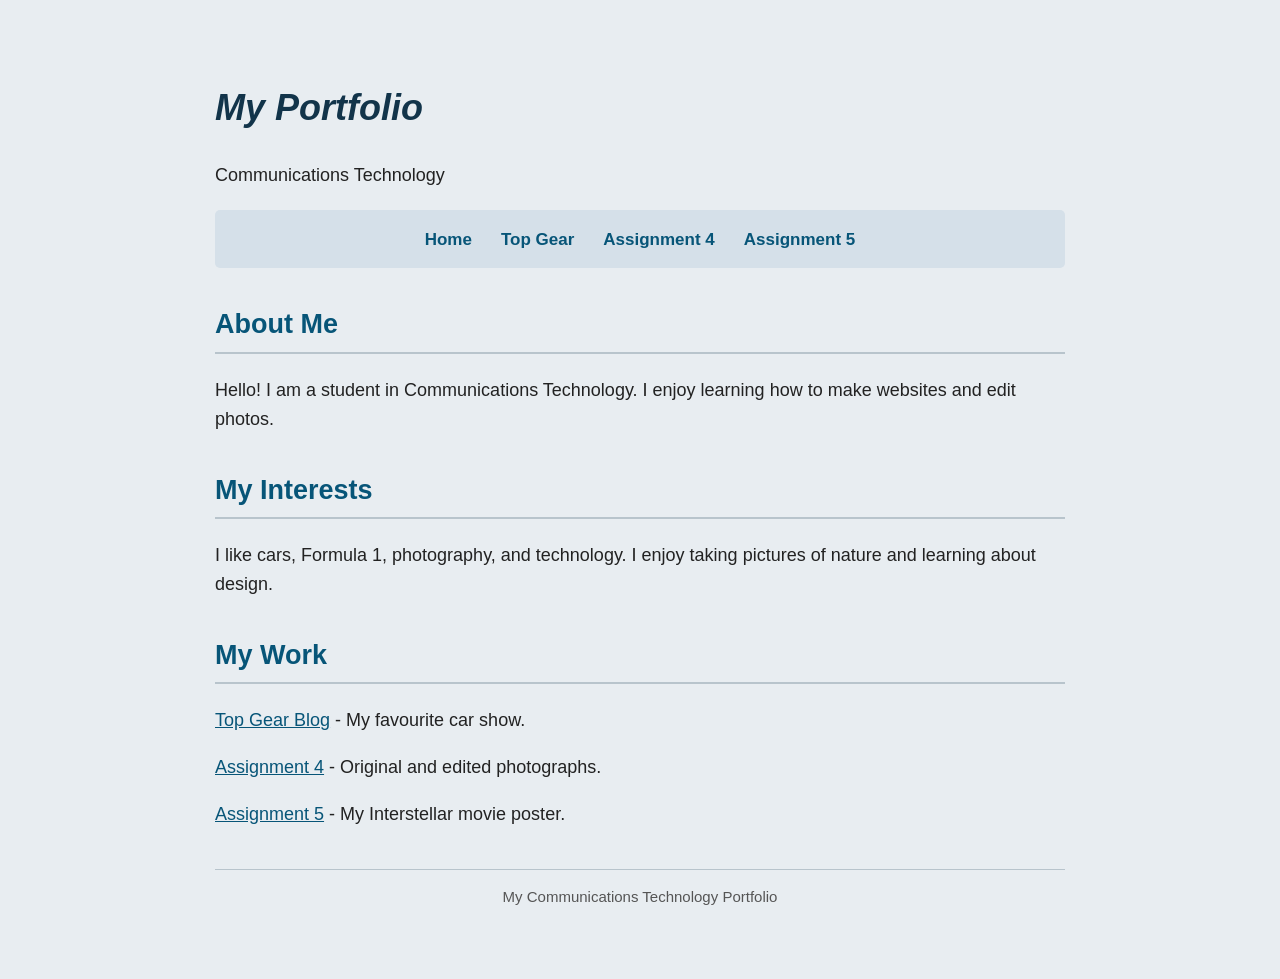
<file: index.html>
<!DOCTYPE html>
<html lang="en">
<head>
    <meta charset="UTF-8">
    <title>My Portfolio</title>
    <link rel="stylesheet" href="styles.css">
</head>
<body>

<header>
    <h1>My Portfolio</h1>
    <p>Communications Technology</p>
</header>

<nav>
    <a href="Main.html">Home</a>
    <a href="TopGear.html">Top Gear</a>
    <a href="assignment4.html">Assignment 4</a>
    <a href="assignment5.html">Assignment 5</a>
</nav>

<main>
    <h2>About Me</h2>
    <p>Hello! I am a student in Communications Technology.
    I enjoy learning how to make websites and edit photos.</p>

    <h2>My Interests</h2>
    <p>I like cars, Formula 1, photography, and technology.
    I enjoy taking pictures of nature and learning about design.</p>

    <h2>My Work</h2>
    <p><a href="TopGear.html">Top Gear Blog</a> - My favourite car show.</p>
    <p><a href="assignment4.html">Assignment 4</a> - Original and edited photographs.</p>
    <p><a href="assignment5.html">Assignment 5</a> - My Interstellar movie poster.</p>
</main>

<footer>My Communications Technology Portfolio</footer>

</body>
</html>
</file>
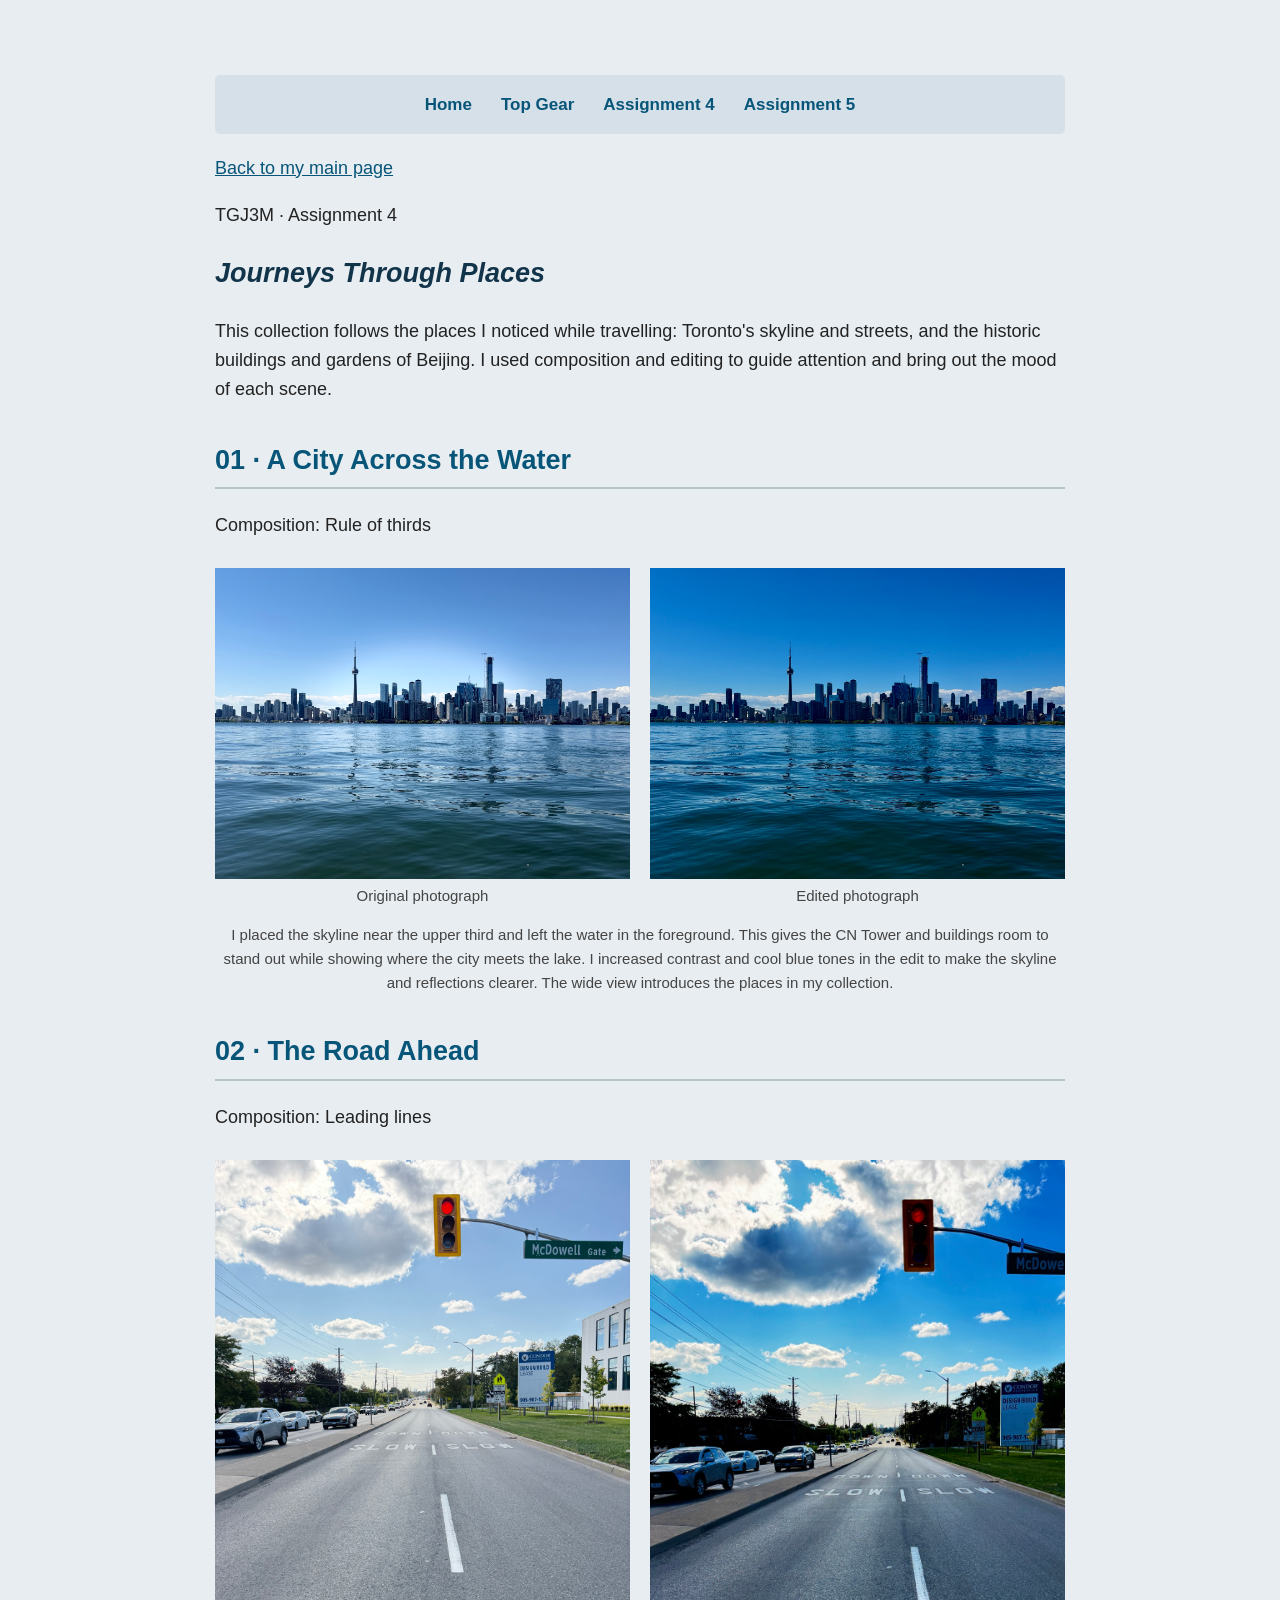
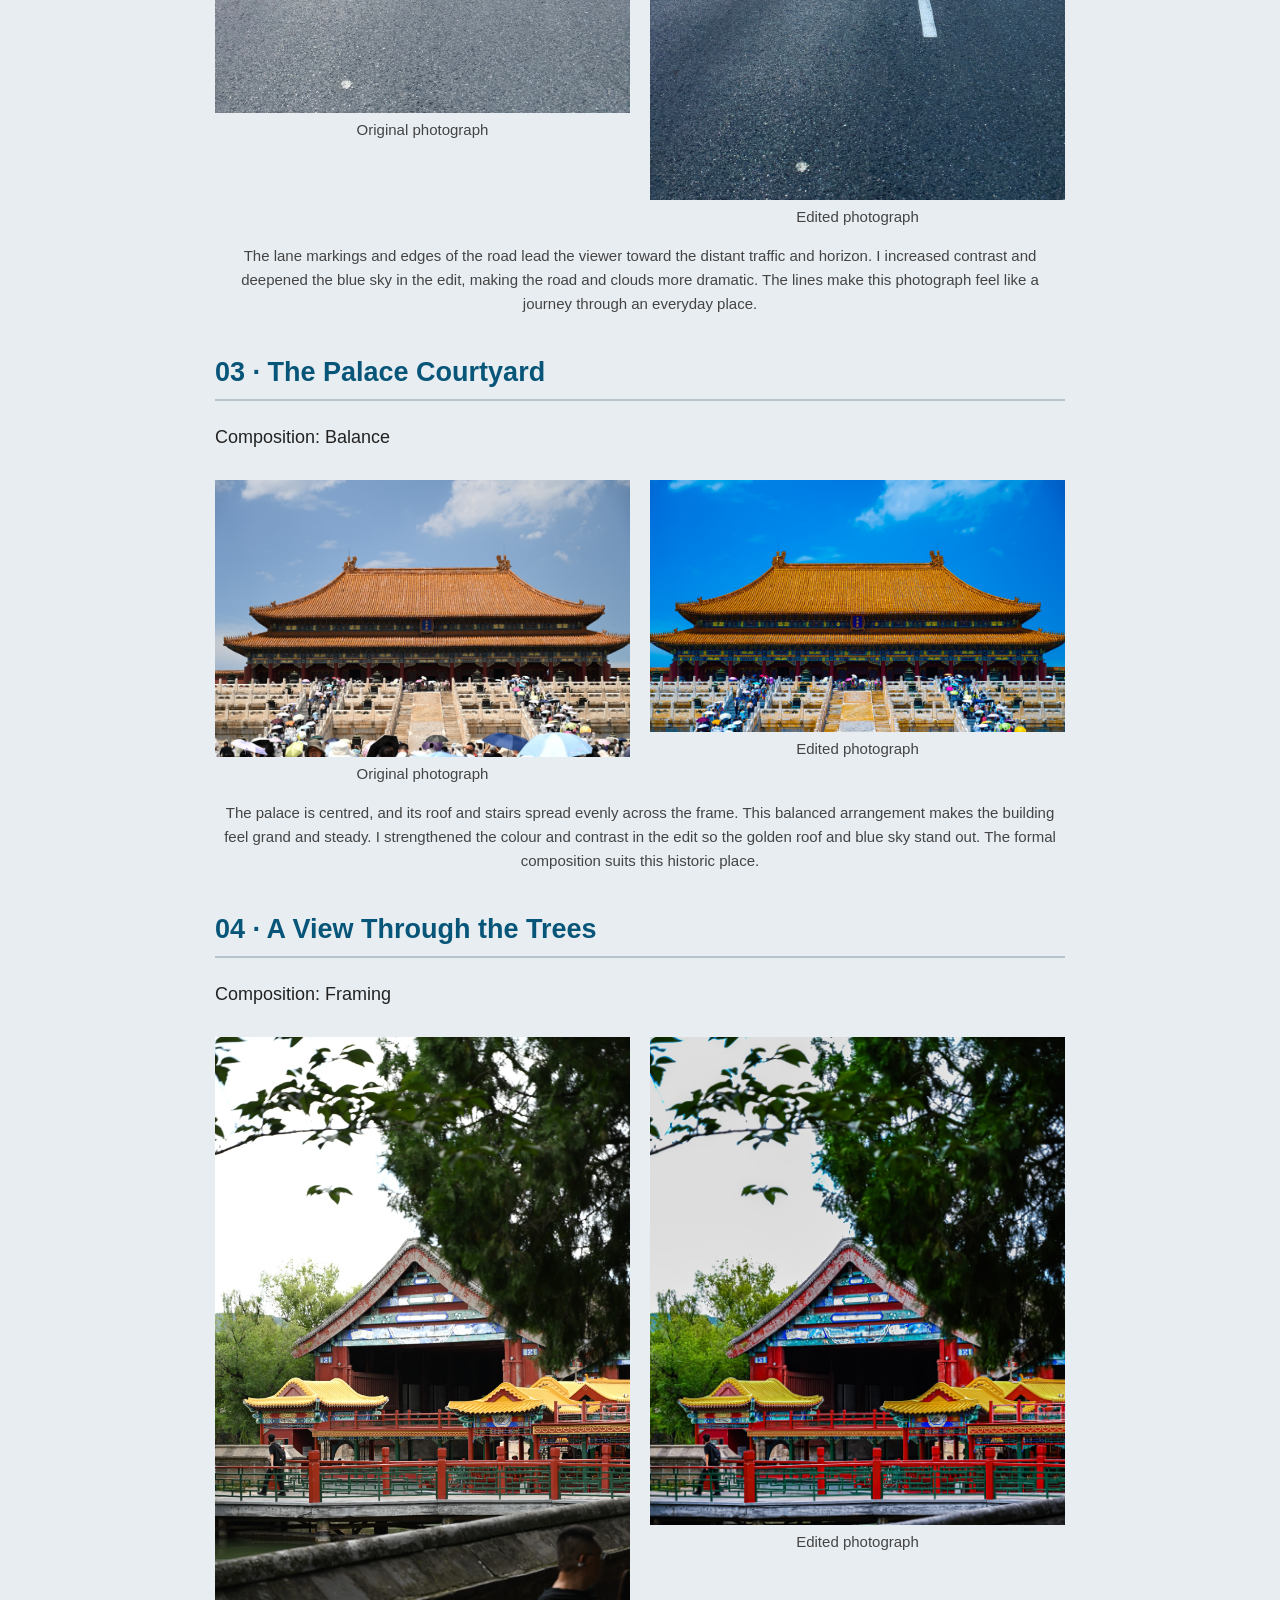
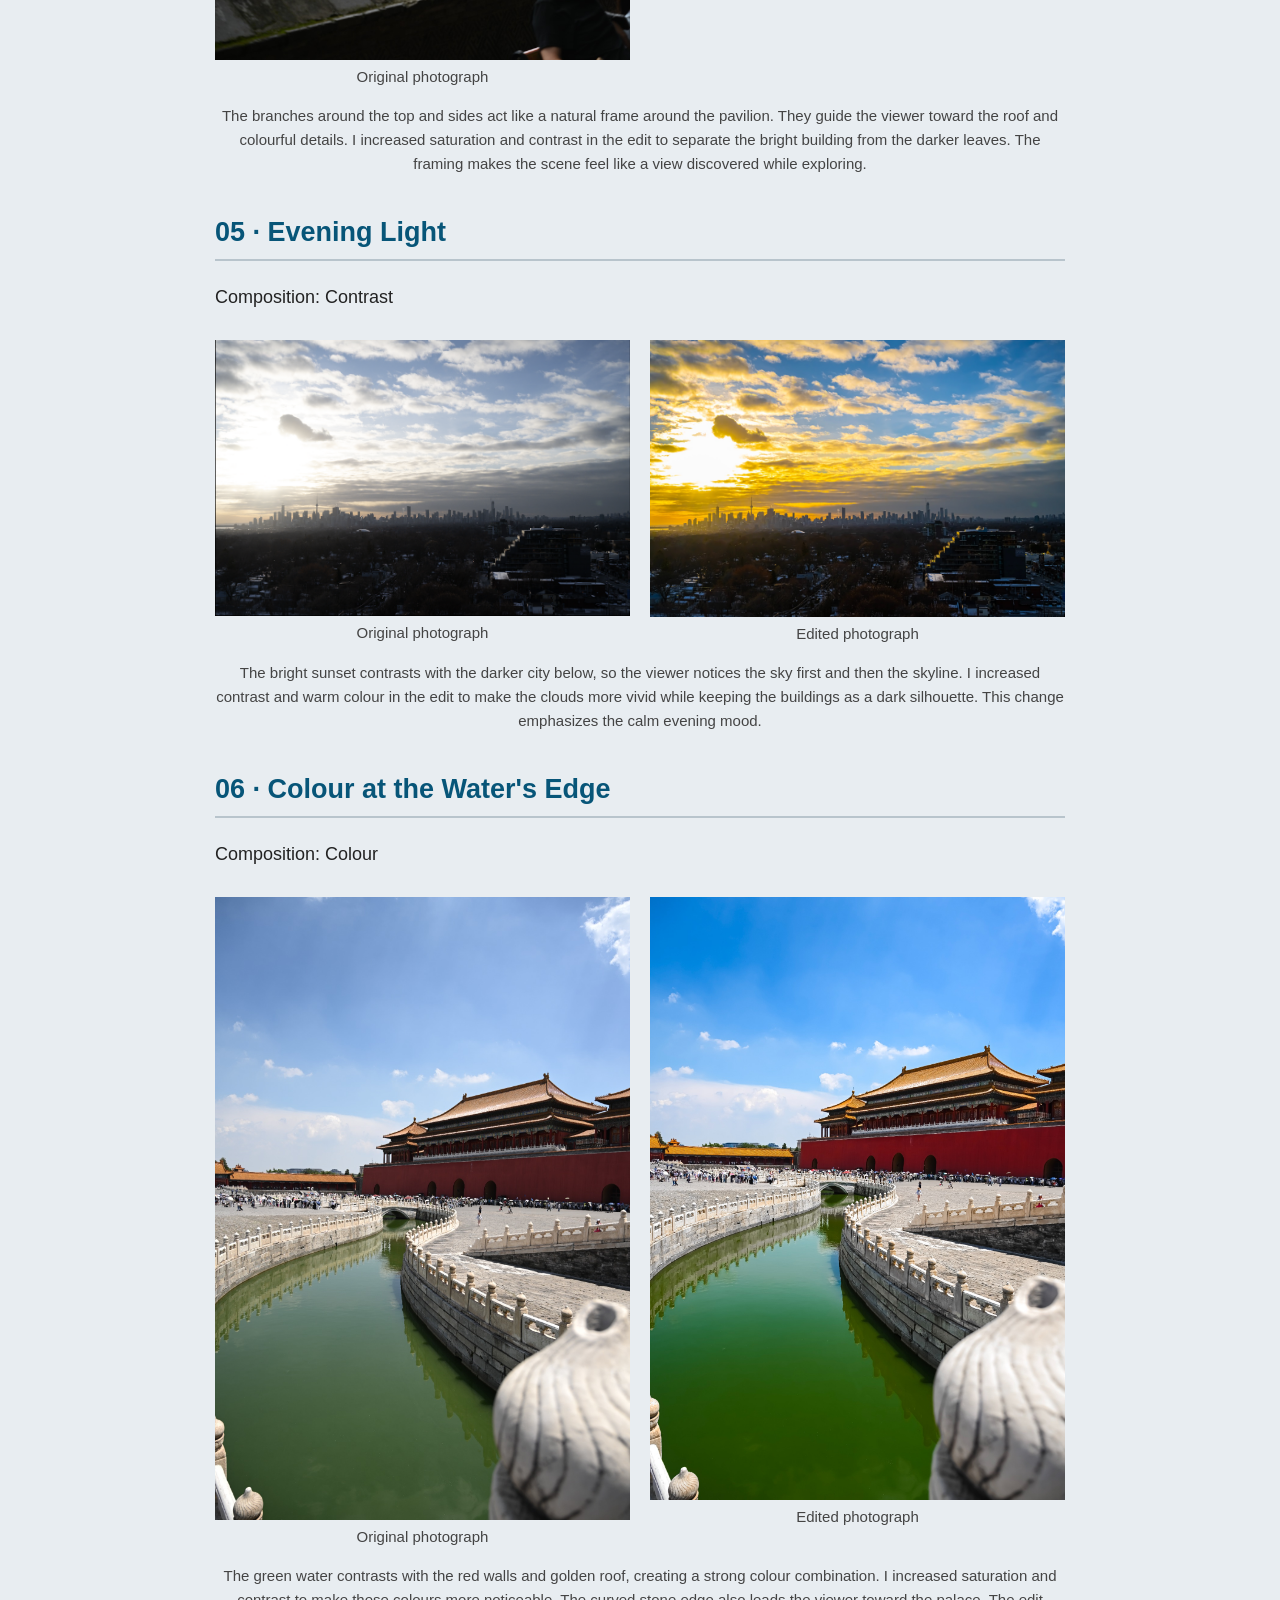
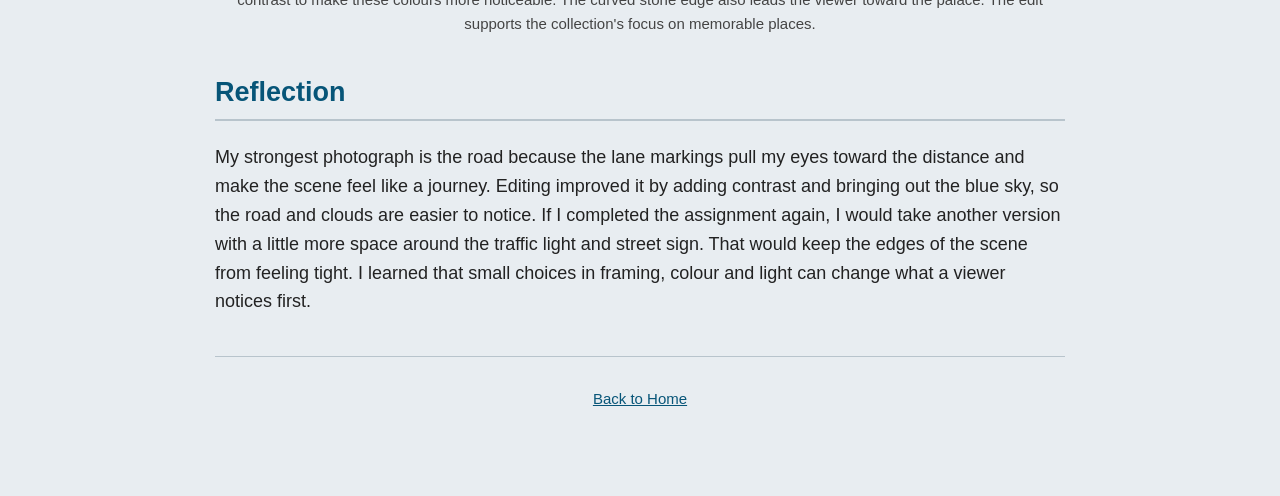
<file: assignment4.html>
<!DOCTYPE html>
<html lang="en">
<head>
    <meta charset="UTF-8">
    <meta name="viewport" content="width=device-width, initial-scale=1.0">
    <title>Journeys Through Places | Photo Composition</title>
    <link rel="stylesheet" href="styles.css">
</head>

<body>

    <header class="site-header">
        <nav aria-label="Main navigation">
            <a href="Main.html">Home</a>
            <a href="TopGear.html">Top Gear</a>
            <a href="assignment4.html" aria-current="page">Assignment 4</a>
            <a href="assignment5.html">Assignment 5</a>
        </nav>
    </header>

    <main>

        <p><a href="Main.html">Back to my main page</a></p>

        <section class="hero">
            <p class="eyebrow">TGJ3M · Assignment 4</p>

            <h1>Journeys Through Places</h1>

            <p class="intro">
                This collection follows the places I noticed while travelling:
                Toronto's skyline and streets, and the historic buildings and
                gardens of Beijing. I used composition and editing to guide
                attention and bring out the mood of each scene.
            </p>
        </section>

        <section class="photo-entry" aria-labelledby="photo1-title">

            <h2 id="photo1-title">01 · A City Across the Water</h2>

            <p class="technique">Composition: Rule of thirds</p>

            <div class="photo-pair">

                <figure>
                    <img src="images/photo1-original.jpg"
                         alt="Toronto skyline across blue water, original photograph">
                    <figcaption>Original photograph</figcaption>
                </figure>

                <figure>
                    <img src="images/photo1-edited.jpg"
                         alt="Edited Toronto skyline with stronger blue tones and contrast">
                    <figcaption>Edited photograph</figcaption>
                </figure>

            </div>

            <p class="caption">
                I placed the skyline near the upper third and left the water in
                the foreground. This gives the CN Tower and buildings room to
                stand out while showing where the city meets the lake. I
                increased contrast and cool blue tones in the edit to make the
                skyline and reflections clearer. The wide view introduces the
                places in my collection.
            </p>

        </section>

        <section class="photo-entry" aria-labelledby="photo2-title">

            <h2 id="photo2-title">02 · The Road Ahead</h2>

            <p class="technique">Composition: Leading lines</p>

            <div class="photo-pair">

                <figure>
                    <img src="images/photo2-original.jpg"
                         alt="Road markings and traffic leading toward the distance, original photograph">
                    <figcaption>Original photograph</figcaption>
                </figure>

                <figure>
                    <img src="images/photo2-edited.jpg"
                         alt="Edited road photograph with stronger contrast and deeper sky colour">
                    <figcaption>Edited photograph</figcaption>
                </figure>

            </div>

            <p class="caption">
                The lane markings and edges of the road lead the viewer toward
                the distant traffic and horizon. I increased contrast and
                deepened the blue sky in the edit, making the road and clouds
                more dramatic. The lines make this photograph feel like a
                journey through an everyday place.
            </p>

        </section>

        <section class="photo-entry" aria-labelledby="photo3-title">

            <h2 id="photo3-title">03 · The Palace Courtyard</h2>

            <p class="technique">Composition: Balance</p>

            <div class="photo-pair">

                <figure>
                    <img src="images/photo3-original.jpg"
                         alt="Front view of a traditional palace with a centered roof, original photograph">
                    <figcaption>Original photograph</figcaption>
                </figure>

                <figure>
                    <img src="images/photo3-edited.jpg"
                         alt="Edited palace photograph with richer roof and sky colours">
                    <figcaption>Edited photograph</figcaption>
                </figure>

            </div>

            <p class="caption">
                The palace is centred, and its roof and stairs spread evenly
                across the frame. This balanced arrangement makes the building
                feel grand and steady. I strengthened the colour and contrast
                in the edit so the golden roof and blue sky stand out. The
                formal composition suits this historic place.
            </p>

        </section>

        <section class="photo-entry" aria-labelledby="photo4-title">

            <h2 id="photo4-title">04 · A View Through the Trees</h2>

            <p class="technique">Composition: Framing</p>

            <div class="photo-pair">

                <figure>
                    <img src="images/photo4-original.jpg"
                         alt="Traditional pavilion seen through foreground tree branches, original photograph">
                    <figcaption>Original photograph</figcaption>
                </figure>

                <figure>
                    <img src="images/photo4-edited.jpg"
                         alt="Edited pavilion framed by more vivid green leaves">
                    <figcaption>Edited photograph</figcaption>
                </figure>

            </div>

            <p class="caption">
                The branches around the top and sides act like a natural frame
                around the pavilion. They guide the viewer toward the roof and
                colourful details. I increased saturation and contrast in the
                edit to separate the bright building from the darker leaves.
                The framing makes the scene feel like a view discovered while
                exploring.
            </p>

        </section>

        <section class="photo-entry" aria-labelledby="photo5-title">

            <h2 id="photo5-title">05 · Evening Light</h2>

            <p class="technique">Composition: Contrast</p>

            <div class="photo-pair">

                <figure>
                    <img src="images/photo5-original.png"
                         alt="Soft evening sky above a dark city skyline, original photograph">
                    <figcaption>Original photograph</figcaption>
                </figure>

                <figure>
                    <img src="images/photo5-edited.jpg"
                         alt="Edited sunset with vivid warm clouds and a dark skyline">
                    <figcaption>Edited photograph</figcaption>
                </figure>

            </div>

            <p class="caption">
                The bright sunset contrasts with the darker city below, so the
                viewer notices the sky first and then the skyline. I increased
                contrast and warm colour in the edit to make the clouds more
                vivid while keeping the buildings as a dark silhouette. This
                change emphasizes the calm evening mood.
            </p>

        </section>

        <section class="photo-entry" aria-labelledby="photo6-title">

            <h2 id="photo6-title">06 · Colour at the Water's Edge</h2>

            <p class="technique">Composition: Colour</p>

            <div class="photo-pair">

                <figure>
                    <img src="images/photo6-original.jpg"
                         alt="Forbidden City palace beside a green moat, original photograph">
                    <figcaption>Original photograph</figcaption>
                </figure>

                <figure>
                    <img src="images/photo6-edited.jpg"
                         alt="Edited Forbidden City photograph with more vivid green water and warm palace colours">
                    <figcaption>Edited photograph</figcaption>
                </figure>

            </div>

            <p class="caption">
                The green water contrasts with the red walls and golden roof,
                creating a strong colour combination. I increased saturation
                and contrast to make these colours more noticeable. The curved
                stone edge also leads the viewer toward the palace. The edit
                supports the collection's focus on memorable places.
            </p>

        </section>

        <section class="reflection" aria-labelledby="reflection-title">

            <h2 id="reflection-title">Reflection</h2>

            <p>
                My strongest photograph is the road because the lane markings
                pull my eyes toward the distance and make the scene feel like a
                journey. Editing improved it by adding contrast and bringing
                out the blue sky, so the road and clouds are easier to notice.
                If I completed the assignment again, I would take another
                version with a little more space around the traffic light and
                street sign. That would keep the edges of the scene from
                feeling tight. I learned that small choices in framing, colour
                and light can change what a viewer notices first.
            </p>

        </section>

    </main>

    <footer>
        <p><a href="Main.html">Back to Home</a></p>
    </footer>

</body>
</html>
</file>
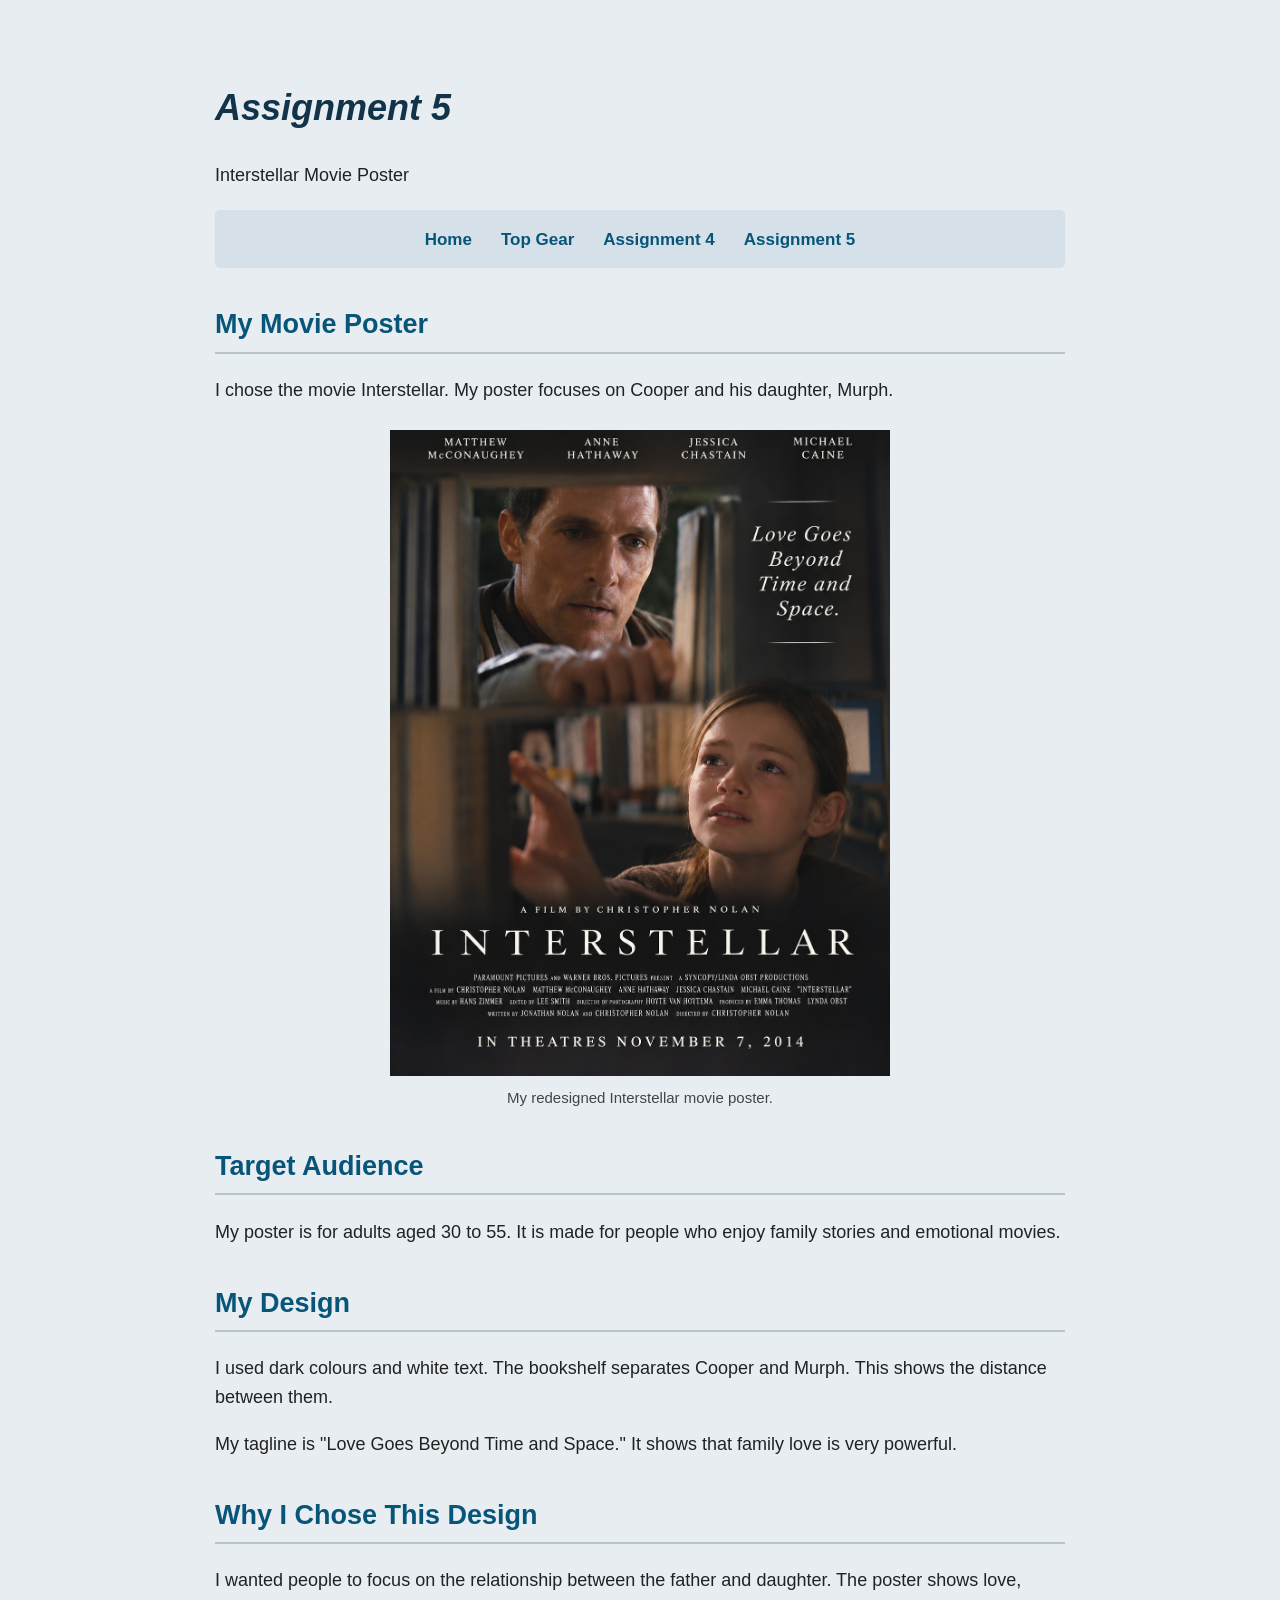
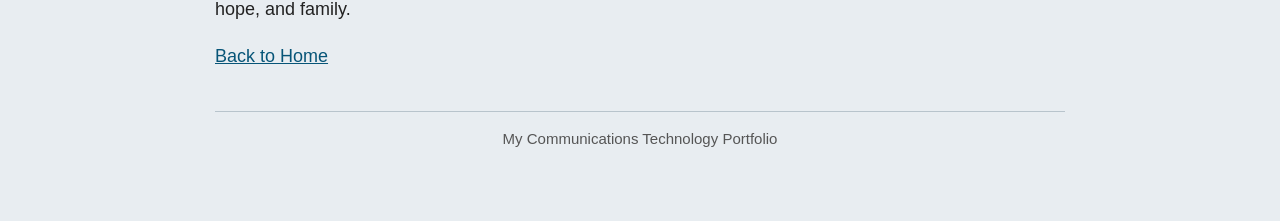
<file: assignment5.html>
<!DOCTYPE html>
<html lang="en">
<head>
    <meta charset="UTF-8">
    <title>Assignment 5 - Interstellar</title>
    <link rel="stylesheet" href="styles.css">
</head>

<body>

<header>
    <h1>Assignment 5</h1>
    <p>Interstellar Movie Poster</p>
</header>

<nav>
    <a href="Main.html">Home</a>
    <a href="TopGear.html">Top Gear</a>
    <a href="assignment4.html">Assignment 4</a>
    <a href="assignment5.html">Assignment 5</a>
</nav>

<main>

    <h2>My Movie Poster</h2>

    <p>
        I chose the movie Interstellar.
        My poster focuses on Cooper and his daughter, Murph.
    </p>

    <figure>
        <img class="poster"
             src="images/assignment5-poster.png"
             alt="Interstellar movie poster showing Cooper and Murph separated by a bookshelf">

        <figcaption>
            My redesigned Interstellar movie poster.
        </figcaption>
    </figure>

    <h2>Target Audience</h2>

    <p>
        My poster is for adults aged 30 to 55.
        It is made for people who enjoy family stories
        and emotional movies.
    </p>

    <h2>My Design</h2>

    <p>
        I used dark colours and white text.
        The bookshelf separates Cooper and Murph.
        This shows the distance between them.
    </p>

    <p>
        My tagline is "Love Goes Beyond Time and Space."
        It shows that family love is very powerful.
    </p>

    <h2>Why I Chose This Design</h2>

    <p>
        I wanted people to focus on the relationship
        between the father and daughter.
        The poster shows love, hope, and family.
    </p>

    <p>
        <a href="Main.html">Back to Home</a>
    </p>

</main>

<footer>
    My Communications Technology Portfolio
</footer>

</body>
</html>
</file>
<file: styles.css>
body {
    background-color: #e8edf1;
    color: #222222;
    font-family: Arial, sans-serif;
    font-size: 18px;
    line-height: 1.6;
    max-width: 850px;
    margin: 30px auto;
    padding: 25px;
}

h1 {
    color: #12344a;
    font-family: "Arial Black", Arial, sans-serif;
    font-style: italic;
}

h2 {
    color: #075578;
    border-bottom: 2px solid #b8c4cc;
    padding-bottom: 5px;
    margin-top: 35px;
}

/* Navigation Bar */

nav {
    background-color: #d5e0e9;
    padding: 15px;
    text-align: center;
    border-radius: 5px;
    margin: 20px 0;
}

nav a {
    color: #075578;
    text-decoration: none;
    font-size: 17px;
    margin: 0 12px;
    font-weight: bold;
}

nav a:hover {
    text-decoration: underline;
}

a {
    color: #075578;
    text-decoration: underline;
}

a:focus {
    outline: 3px solid #075578;
}

/* Images */

img {
    display: block;
    max-width: 100%;
    height: auto;
    margin: 25px auto 5px;
}

.caption {
    color: #444444;
    font-size: 15px;
    text-align: center;
}

figcaption {
    color: #444444;
    font-size: 15px;
    text-align: center;
}

/* Top Gear Images */

.blog-photo {
    width: 100%;
    max-width: 600px;
}

/* Assignment 4 */

.photo-pair {
    display: flex;
    gap: 20px;
    align-items: flex-start;
}

.photo-pair figure {
    flex: 1;
    min-width: 0;
    margin: 0;
}

.photo-pair img {
    width: 100%;
    margin: 10px auto 5px;
}

.photo-pair figcaption {
    color: #444444;
    font-size: 15px;
    text-align: center;
}

/* Assignment 5 */

.poster {
    width: 100%;
    max-width: 500px;
    height: auto;
    margin: 25px auto 10px;
}

/* Footer */

footer {
    text-align: center;
    font-size: 15px;
    color: #555555;
    margin-top: 40px;
    padding: 15px;
    border-top: 1px solid #b8c4cc;
}

/* Mobile */

@media (max-width: 600px) {
    body {
        margin: 10px auto;
        padding: 16px;
    }

    nav a {
        display: inline-block;
        margin: 5px 8px;
    }

    .photo-pair {
        flex-direction: column;
    }
}
</file>
